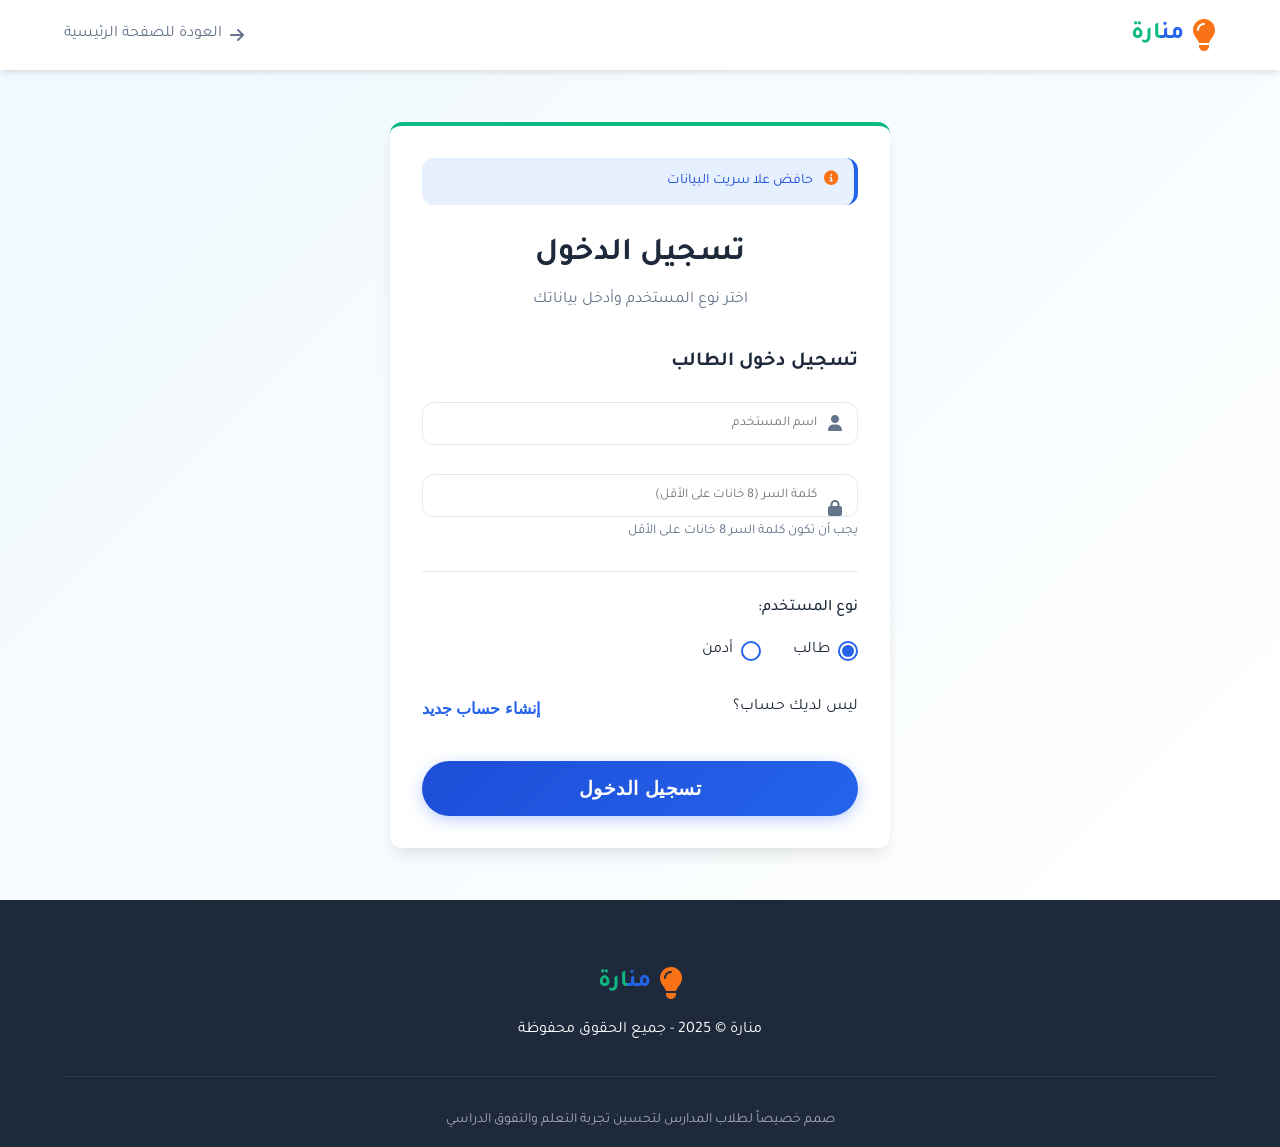
<file: exams/exams.html>
<!DOCTYPE html>
<html lang="ar" dir="rtl">
<head>
    <meta charset="UTF-8">
    <meta name="viewport" content="width=device-width, initial-scale=1.0">
    <title>منصة تعلم الإنجليزية - الامتحانات</title>
    <link rel="stylesheet" href="https://cdnjs.cloudflare.com/ajax/libs/font-awesome/6.4.0/css/all.min.css">
    <link rel="stylesheet" href="./exams.css">
</head>
<body>
    <div class="phone-container">
        <!-- شاشة قائمة الامتحانات -->
        <div id="exams-screen" class="screen active">
            <header class="app-header">
                <div class="logo">
                    <div class="logo-icon">E</div>
                    <div class="logo-text">
                        <h1>الامتحانات</h1>
                        <p>اختبر معرفتك</p>
                    </div>
                </div>
                <a href="../home/home.html" class="btn-icon back-btn">
                    <i class="fas fa-arrow-right"></i>
                </a>
            </header>

            <main class="main-content">
                <div class="exams-container">
                    <!-- سيتم ملؤها بالجافاسكريبت -->
                </div>
            </main>
        </div>

        <!-- شاشة عرض الامتحان الفردي -->
        <div id="exam-view-screen" class="screen">
            <header class="app-header">
                <div class="logo">
                    <div class="logo-icon">E</div>
                    <div class="logo-text">
                        <h1>الامتحان</h1>
                        <p id="exam-title-header">عنوان الامتحان</p>
                    </div>
                </div>
                <button class="btn-icon back-btn" id="back-to-exams-btn">
                    <i class="fas fa-arrow-right"></i>
                </button>
            </header>

            <main class="main-content">
                <div class="exam-content">
                    <div class="card">
                        <h3><i class="fas fa-file-alt"></i> أسئلة الامتحان</h3>
                        <div id="exam-questions"></div>
                        <div class="exam-actions">
                            <button class="btn btn-primary" id="submit-exam-btn">
                                <i class="fas fa-check-circle"></i> تسليم الامتحان
                            </button>
                        </div>
                    </div>
                </div>
            </main>
        </div>

        <!-- التنقل السفلي -->
        <nav class="bottom-nav">
            <a href="../home/home.html" class="nav-item">
                <i class="fas fa-road"></i>
                <span>المسار</span>
            </a>
            <a href="../lessons/lessons.html" class="nav-item">
                <i class="fas fa-book-open"></i>
                <span>الحصص</span>
            </a>
            <a href="exams.html" class="nav-item active">
                <i class="fas fa-file-alt"></i>
                <span>الامتحانات</span>
            </a>
            <a href="../stats/stats.html" class="nav-item">
                <i class="fas fa-chart-bar"></i>
                <span>الإحصائيات</span>
            </a>
        </nav>
    </div>

    <script type="module" src="./exams.js"></script>
</body>
</html>
</file>
<file: exams/exams.css>
/* ===== CSS Reset ===== */
* {
    margin: 0;
    padding: 0;
    box-sizing: border-box;
}

:root {
    --primary: #2563EB;
    --primary-light: rgba(37, 99, 235, 0.1);
    --success: #22C55E;
    --success-light: rgba(34, 197, 94, 0.1);
    --background: #F8FAFC;
    --card-bg: #FFFFFF;
    --text-primary: #0F172A;
    --text-secondary: #64748B;
    --border: #E2E8F0;
    --inactive: #94A3B8;
    --radius: 16px;
    --button-radius: 12px;
    --shadow: 0 4px 12px rgba(0, 0, 0, 0.05);
    --spacing: 16px;
}

body {
    font-family: -apple-system, BlinkMacSystemFont, 'Segoe UI', 'Noto Sans Arabic', sans-serif;
    background-color: var(--background);
    color: var(--text-primary);
    line-height: 1.5;
    min-height: 100vh;
    display: flex;
    align-items: center;
    justify-content: center;
    margin: 0;
    padding: 20px;
    overflow-x: hidden;
}

.phone-container {
    width: 100%;
    max-width: 420px;
    height: 90vh;
    max-height: 900px;
    background-color: white;
    border-radius: 24px;
    box-shadow: 0 20px 60px rgba(0, 0, 0, 0.12);
    overflow: hidden;
    position: relative;
}

.screen {
    display: none;
    height: 100%;
    width: 100%;
    flex-direction: column;
    background-color: var(--background);
}

.screen.active {
    display: flex;
}

/* ===== الهيدر ===== */
.app-header {
    display: flex;
    justify-content: space-between;
    align-items: center;
    padding: var(--spacing);
    background-color: white;
    border-bottom: 1px solid var(--border);
}

.logo {
    display: flex;
    align-items: center;
    gap: 12px;
}

.logo-icon {
    width: 40px;
    height: 40px;
    background-color: var(--primary);
    border-radius: 10px;
    display: flex;
    align-items: center;
    justify-content: center;
    color: white;
    font-weight: 700;
    font-size: 1.2rem;
}

.logo-text h1 {
    font-size: 1.2rem;
    color: var(--text-primary);
    margin-bottom: 2px;
}

.logo-text p {
    font-size: 0.8rem;
    color: var(--text-secondary);
    margin-bottom: 0;
}

.btn-icon {
    width: 40px;
    height: 40px;
    border-radius: 50%;
    border: none;
    background-color: var(--primary-light);
    color: var(--primary);
    display: flex;
    align-items: center;
    justify-content: center;
    cursor: pointer;
    font-size: 1.1rem;
    text-decoration: none;
}

/* ===== المحتوى الرئيسي ===== */
.main-content {
    flex: 1;
    overflow-y: auto;
    padding: var(--spacing);
    padding-bottom: 100px;
}

.card {
    background-color: var(--card-bg);
    border-radius: var(--radius);
    padding: 20px;
    margin-bottom: 16px;
    box-shadow: var(--shadow);
    border: 1px solid var(--border);
}

/* ===== الأزرار ===== */
.btn {
    display: block;
    width: 100%;
    height: 48px;
    border: none;
    border-radius: var(--button-radius);
    font-size: 1rem;
    font-weight: 600;
    cursor: pointer;
    transition: all 0.2s ease;
    display: flex;
    align-items: center;
    justify-content: center;
    gap: 8px;
}

.btn-primary {
    background-color: var(--primary);
    color: white;
    margin: 20px 0;
}

.btn-primary:hover {
    background-color: #1d4ed8;
}

.btn:active {
    transform: scale(0.98);
}

/* ===== شاشة الامتحانات ===== */
.exams-container {
    display: flex;
    flex-direction: column;
    gap: 16px;
}

.exam-card {
    background-color: white;
    border-radius: var(--radius);
    padding: 20px;
    border: 1px solid var(--border);
    transition: all 0.3s ease;
}

.exam-card:hover {
    transform: translateY(-4px);
    box-shadow: 0 8px 20px rgba(0, 0, 0, 0.1);
}

.exam-header {
    display: flex;
    justify-content: space-between;
    align-items: flex-start;
    margin-bottom: 12px;
}

.exam-title {
    font-size: 1.1rem;
    font-weight: 600;
    margin-bottom: 8px;
}

.exam-description {
    color: var(--text-secondary);
    font-size: 0.9rem;
    margin-bottom: 16px;
}

.exam-btn {
    width: 100%;
    height: 40px;
    background-color: var(--primary);
    color: white;
    border: none;
    border-radius: var(--button-radius);
    font-weight: 600;
    cursor: pointer;
    transition: background-color 0.2s ease;
}

.exam-btn:hover {
    background-color: #1d4ed8;
}

.exam-btn:disabled {
    background-color: var(--inactive);
    cursor: not-allowed;
}

.exam-details {
    display: flex;
    gap: 12px;
    margin-bottom: 8px;
}

.exam-info {
    display: flex;
    align-items: center;
    gap: 4px;
    font-size: 0.85rem;
    color: var(--text-secondary);
}

.exam-info i {
    color: var(--primary);
}

.status-available {
    background-color: var(--success-light);
    color: var(--success);
    padding: 4px 8px;
    border-radius: 12px;
    font-weight: 600;
    font-size: 0.8rem;
}

.status-locked {
    background-color: rgba(148, 163, 184, 0.1);
    color: var(--inactive);
    padding: 4px 8px;
    border-radius: 12px;
    font-weight: 600;
    font-size: 0.8rem;
}

/* ===== شاشة الامتحان الفردي ===== */
#exam-questions {
    display: flex;
    flex-direction: column;
    gap: 16px;
}

.question-card {
    background: linear-gradient(135deg, var(--background) 0%, rgba(37, 99, 235, 0.02) 100%);
    border-radius: 12px;
    padding: 16px;
    border: 2px solid var(--border);
    transition: all 0.3s ease;
    margin-bottom: 12px;
}

.question-card:hover {
    border-color: var(--primary);
    box-shadow: 0 4px 12px rgba(37, 99, 235, 0.1);
}

.question-text {
    font-weight: 700;
    margin-bottom: 12px;
    color: var(--primary);
    font-size: 1.05rem;
}

.question-options {
    display: flex;
    flex-direction: column;
    gap: 8px;
}

.option-label {
    display: flex;
    align-items: center;
    padding: 10px 12px;
    background-color: white;
    border-radius: 8px;
    border: 1px solid var(--border);
    cursor: pointer;
    transition: all 0.2s ease;
    width: 100%;
    box-sizing: border-box;
    user-select: none;
}

.option-label:hover {
    border-color: var(--primary);
    background-color: var(--primary-light);
}

.option-label input {
    margin-left: 8px;
    cursor: pointer;
    flex-shrink: 0;
    width: 18px;
    height: 18px;
}

.option-label span {
    flex: 1;
    text-align: right;
    color: var(--text-color);
    font-size: 0.95rem;
    cursor: pointer;
}

.option-label input:checked {
    accent-color: var(--primary);
}

/* نتائج الإجابات */
.answer-result-inline {
    padding: 8px 12px;
    margin-top: 8px;
    border-radius: 8px;
    font-size: 0.85rem;
    font-weight: 500;
    display: flex;
    flex-direction: column;
    gap: 4px;
}

.answer-result-inline.correct-inline {
    background-color: rgba(34, 197, 94, 0.15);
    color: var(--success);
    border-left: 3px solid var(--success);
    padding-right: 12px;
}

.answer-result-inline.wrong-inline {
    background-color: rgba(239, 68, 68, 0.15);
    color: #EF4444;
    border-left: 3px solid #EF4444;
    padding-right: 12px;
}

.correct-answer-inline {
    font-size: 0.75rem;
    margin-top: 4px;
    padding-top: 4px;
    border-top: 1px solid rgba(239, 68, 68, 0.2);
    color: var(--text-secondary);
}

/* ملخص الامتحان */
.exam-summary {
    background: linear-gradient(135deg, #f0f9ff 0%, #f3e8ff 100%);
    border-radius: 12px;
    padding: 16px;
    margin-top: 24px;
    border: 2px solid #e0e7ff;
    box-shadow: 0 8px 20px rgba(0, 0, 0, 0.08);
}

.summary-header h4 {
    font-size: 1.1rem;
    color: var(--primary);
    display: flex;
    align-items: center;
    justify-content: center;
    gap: 6px;
    margin: 0 0 12px 0;
}

.summary-stats {
    display: grid;
    grid-template-columns: repeat(3, 1fr);
    gap: 8px;
}

.summary-stat {
    display: flex;
    flex-direction: column;
    align-items: center;
    padding: 8px;
    background: white;
    border-radius: 8px;
    border: 1px solid #e0e7ff;
}

.summary-stat .stat-label {
    font-size: 0.75rem;
    color: var(--text-secondary);
    font-weight: 500;
}

.summary-stat .stat-value {
    font-size: 1.3rem;
    font-weight: 700;
    margin-top: 4px;
}

.correct-value { color: var(--success); }
.wrong-value { color: #EF4444; }
.percent-value { color: var(--primary); }
.points-value { color: #F59E0B; }

.exam-summary-list {
    margin-top: 14px;
    display: flex;
    flex-direction: column;
    gap: 6px;
}

.exam-summary-item {
    background: #ffffff;
    border: 1px solid rgba(16,24,40,0.04);
    padding: 8px 10px;
    border-radius: 8px;
    font-size: 0.95rem;
    text-align: right;
    color: var(--text-color);
}

.exam-summary-item.correct-item {
    border-left: 4px solid var(--success);
}

.exam-summary-item.wrong-item {
    border-left: 4px solid #EF4444;
}

.exam-summary-actions {
    display: flex;
    gap: 10px;
    margin-top: 16px;
}

/* ===== التنقل السفلي ===== */
.bottom-nav {
    position: absolute;
    bottom: 0;
    left: 0;
    right: 0;
    background-color: white;
    border-top: 1px solid var(--border);
    display: flex;
    justify-content: space-around;
    padding: 12px 0;
    z-index: 100;
}

.nav-item {
    display: flex;
    flex-direction: column;
    align-items: center;
    gap: 4px;
    cursor: pointer;
    color: var(--inactive);
    transition: color 0.2s ease;
    padding: 8px;
    border-radius: 8px;
    flex: 1;
    text-align: center;
    text-decoration: none;
}

.nav-item.active {
    color: var(--primary);
    background-color: var(--primary-light);
}

.nav-item i {
    font-size: 1.3rem;
}

.nav-item span {
    font-size: 0.8rem;
    font-weight: 500;
}

/* ===== التجاوب ===== */
@media (max-width: 420px) {
    :root {
        --spacing: 12px;
        --radius: 14px;
        --button-radius: 10px;
    }

    .app-header { padding: 10px; }
    .logo-text h1 { font-size: 1rem; }
    .logo-text p { font-size: 0.75rem; }
    .main-content { padding: 12px; padding-bottom: 110px; }
    .card { padding: 14px; }
    .btn { height: 44px; font-size: 0.95rem; }
    .question-card { padding: 12px; }
    .question-text { font-size: 0.95rem; }
    .option-label { padding: 10px; }
}

@media (min-width: 768px) {
    body {
        display: flex;
        justify-content: center;
        align-items: center;
        padding: 20px;
        background-color: var(--background);
    }
    .phone-container {
        width: 100%;
        max-width: 420px;
        height: calc(100vh - 40px);
        max-height: 900px;
        border-radius: 24px;
        box-shadow: 0 12px 30px rgba(0, 0, 0, 0.12);
        overflow: hidden;
    }
}
</file>
<file: home/home.css>
/* ===== CSS Reset ===== */
* {
    margin: 0;
    padding: 0;
    box-sizing: border-box;
}

:root {
    --primary: #2563EB;
    --primary-light: rgba(37, 99, 235, 0.1);
    --success: #22C55E;
    --success-light: rgba(34, 197, 94, 0.1);
    --background: #F8FAFC;
    --card-bg: #FFFFFF;
    --text-primary: #0F172A;
    --text-secondary: #64748B;
    --border: #E2E8F0;
    --inactive: #94A3B8;
    --radius: 16px;
    --button-radius: 12px;
    --shadow: 0 4px 12px rgba(0, 0, 0, 0.05);
    --spacing: 16px;
}

body {
    font-family: -apple-system, BlinkMacSystemFont, 'Segoe UI', 'Noto Sans Arabic', sans-serif;
    background-color: var(--background);
    color: var(--text-primary);
    line-height: 1.5;
    min-height: 100vh;
    display: flex;
    align-items: center;
    justify-content: center;
    margin: 0;
    padding: 20px;
    overflow-x: hidden;
}

/* ===== هيكل التطبيق ===== */
.phone-container {
    width: 100%;
    max-width: 420px;
    height: 90vh;
    max-height: 900px;
    background-color: white;
    border-radius: 24px;
    box-shadow: 0 20px 60px rgba(0, 0, 0, 0.12);
    overflow: hidden;
    position: relative;
}

.screen {
    display: none;
    height: 100%;
    width: 100%;
    flex-direction: column;
    background-color: var(--background);
}

.screen.active {
    display: flex;
}

/* ===== الهيدر ===== */
.app-header {
    display: flex;
    justify-content: space-between;
    align-items: center;
    padding: var(--spacing);
    background-color: white;
    border-bottom: 1px solid var(--border);
}

.logo {
    display: flex;
    align-items: center;
    gap: 12px;
}

.logo-icon {
    width: 40px;
    height: 40px;
    background-color: var(--primary);
    border-radius: 10px;
    display: flex;
    align-items: center;
    justify-content: center;
    color: white;
    font-weight: 700;
    font-size: 1.2rem;
}

.logo-text h1 {
    font-size: 1.2rem;
    color: var(--text-primary);
    margin-bottom: 2px;
}

.logo-text p {
    font-size: 0.8rem;
    color: var(--text-secondary);
    margin-bottom: 0;
}

.user-profile {
    display: flex;
    align-items: center;
}

.user-avatar {
    width: 40px;
    height: 40px;
    border-radius: 50%;
    background: linear-gradient(135deg, var(--primary), #3B82F6);
    color: white;
    display: flex;
    align-items: center;
    justify-content: center;
    font-weight: 600;
}

/* ===== شاشة عرض الحصة الفردية ===== */
.lesson-video-container {
    background: linear-gradient(135deg, #0F172A 0%, #1e293b 100%);
    border-radius: 20px;
    overflow: hidden;
    margin-bottom: 20px;
    box-shadow: 0 15px 40px rgba(37, 99, 235, 0.2);
    padding: 8px;
    position: relative;
    height: 52vh;
    max-height: 520px;
    min-height: 260px;
    display: block;
    margin-bottom: 16px;
    background-color: #000;
}

.lesson-video-container iframe {
    display: block;
    width: 100%;
    height: 100%;
    border-radius: 16px;
    border: none;
    position: relative;
    z-index: 1;
}

/* ===== المحتوى الرئيسي ===== */
.main-content {
    flex: 1;
    overflow-y: auto;
    padding: var(--spacing);
    padding-bottom: 100px;
    display: flex;
    flex-direction: column;
    align-items: center;
    justify-content: flex-start;
    width: 100%;
    max-width: 100%;
}

.card {
    background-color: var(--card-bg);
    border-radius: var(--radius);
    padding: 20px;
    margin-bottom: 16px;
    box-shadow: var(--shadow);
    border: 1px solid var(--border);
    width: 100%;
    max-width: 600px;
    margin-left: auto;
    margin-right: auto;
}

.path-card {
    border: 2px solid var(--primary-light);
    width: 100%;
    max-width: 600px;
    margin-left: auto;
    margin-right: auto;
}

.path-header {
    display: flex;
    justify-content: space-between;
    align-items: center;
    margin-bottom: 20px;
}

.path-header h2 {
    display: flex;
    align-items: center;
    gap: 8px;
    font-size: 1.2rem;
    margin-bottom: 0;
}

.badge {
    background-color: var(--primary-light);
    color: var(--primary);
    padding: 6px 12px;
    border-radius: 20px;
    font-size: 0.8rem;
    font-weight: 600;
}

/* ===== الأزرار ===== */
.btn {
    display: block;
    width: 100%;
    height: 48px;
    border: none;
    border-radius: var(--button-radius);
    font-size: 1rem;
    font-weight: 600;
    cursor: pointer;
    transition: all 0.2s ease;
    display: flex;
    align-items: center;
    justify-content: center;
    gap: 8px;
}

.btn-primary {
    background-color: var(--primary);
    color: white;
    margin: 20px 0;
}

.btn-primary:hover {
    background-color: #1d4ed8;
}

.btn-secondary {
    background-color: var(--primary);
    color: white;
    margin-top: 12px;
    font-size: 0.95rem;
    height: 44px;
}

.btn-secondary:hover {
    background-color: #1d4ed8;
}

.btn:active {
    transform: scale(0.98);
}

/* ===== صفحات إضافية ===== */

/* شاشة قائمة الحصص */
.lessons-info-banner {
    background: linear-gradient(135deg, #DBEAFE, #E0E7FF);
    border-radius: 12px;
    padding: 16px;
    margin-bottom: 20px;
    border-right: 4px solid var(--primary);
    text-align: center;
    width: 100%;
    max-width: 600px;
    margin-left: auto;
    margin-right: auto;
}

.banner-text {
    margin: 0;
    font-size: 1rem;
    color: var(--text-primary);
    font-weight: 600;
    text-align: center;
}

.banner-text strong {
    color: var(--primary);
    font-size: 1.1rem;
}

.banner-description {
    margin: 8px 0 0 0;
    font-size: 0.9rem;
    color: var(--text-secondary);
    line-height: 1.4;
    text-align: center;
}

.lessons-grid {
    display: grid;
    grid-template-columns: 1fr;
    gap: 12px;
    width: 100%;
    max-width: 600px;
    margin-left: auto;
    margin-right: auto;
}

.lesson-card {
    background-color: var(--card-bg);
    border-radius: 12px;
    padding: 16px;
    border: 2px solid transparent;
    cursor: pointer;
    transition: all 0.2s ease;
    box-shadow: var(--shadow);
}

.lesson-card:hover {
    border-color: var(--primary);
    transform: translateY(-2px);
    box-shadow: 0 8px 16px rgba(37, 99, 235, 0.15);
}

.lesson-card.locked {
    opacity: 0.6;
    cursor: not-allowed;
}

.lesson-card.locked:hover {
    border-color: transparent;
    transform: none;
}

.lesson-header {
    display: flex;
    justify-content: space-between;
    align-items: center;
    margin-bottom: 12px;
}

.lesson-title {
    display: flex;
    align-items: center;
    gap: 10px;
    font-weight: 700;
    color: var(--text-primary);
    font-size: 1rem;
}

.lesson-status {
    padding: 4px 12px;
    border-radius: 20px;
    font-size: 0.75rem;
    font-weight: 600;
}

.status-completed {
    background-color: #DCFCE7;
    color: #166534;
}

.status-current {
    background-color: #FEF3C7;
    color: #92400E;
}

.status-locked {
    background-color: #F3F4F6;
    color: #6B7280;
}

.lesson-meta {
    display: flex;
    gap: 12px;
    font-size: 0.85rem;
    color: var(--text-secondary);
    margin-bottom: 8px;
}

.lesson-meta span {
    display: flex;
    align-items: center;
    gap: 4px;
}

/* ===== تحسينات حاوية الفيديو ===== */
.video-header {
    text-align: center;
    margin-bottom: 16px;
    padding: 12px;
    background: linear-gradient(135deg, #F0F9FF, #E0E7FF);
    border-radius: 12px;
    border-right: 4px solid var(--primary);
    width: 100%;
    max-width: 600px;
    margin-left: auto;
    margin-right: auto;
}

.video-header h3 {
    margin: 0 0 8px 0;
    color: var(--primary);
    font-size: 1.2rem;
    display: flex;
    align-items: center;
    justify-content: center;
    gap: 8px;
}

.video-header p {
    margin: 0;
    color: var(--text-secondary);
    font-size: 0.9rem;
}

.lesson-video-container {
    background: linear-gradient(135deg, #0F172A 0%, #1e293b 100%);
    border-radius: 20px;
    overflow: hidden;
    margin-bottom: 20px;
    box-shadow: 0 15px 40px rgba(37, 99, 235, 0.2);
    padding: 8px;
    position: relative;
    height: 55vh; /* زيادة الارتفاع قليلاً */
    max-height: 550px;
    min-height: 280px;
    display: block;
    margin-bottom: 16px;
    background-color: #000;
    width: 100%;
    max-width: 600px;
    margin-left: auto;
    margin-right: auto;
    /* التأكد من الظهور */
    visibility: visible;
    opacity: 1;
    /* جعلها أكثر بروزاً */
    border: 3px solid rgba(37, 99, 235, 0.3);
}

.lesson-video-container iframe {
    display: block;
    width: 100%;
    height: 100%;
    border-radius: 16px;
    border: none;
    position: relative;
    z-index: 1;
    /* التأكد من الظهور */
    visibility: visible;
    opacity: 1;
}

/* رسالة بديلة عند عدم وجود فيديو */
.video-fallback-message {
    width: 100%;
    height: 100%;
    display: flex;
    align-items: center;
    justify-content: center;
    background: linear-gradient(135deg, #f8fafc, #e2e8f0);
    color: var(--text-secondary);
    font-size: 1.1rem;
    text-align: center;
    padding: 20px;
    border-radius: 12px;
}

/* شاشة الحصة الفردية */
.lesson-content {
    padding: 0 var(--spacing);
    width: 100%;
    max-width: 600px;
    margin: 0 auto;
}

.question-card {
    background-color: var(--card-bg);
    border-radius: 12px;
    padding: 16px;
    margin-bottom: 16px;
    border: 1px solid var(--border);
}

.question-text {
    font-weight: 600;
    color: var(--text-primary);
    margin-bottom: 12px;
    font-size: 0.95rem;
    text-align: center;
}

.options {
    display: flex;
    flex-direction: column;
    gap: 8px;
}

.option-label {
    display: flex;
    align-items: center;
    gap: 10px;
    padding: 10px;
    border: 1px solid var(--border);
    border-radius: 8px;
    cursor: pointer;
    transition: all 0.2s ease;
    background-color: var(--background);
}

.option-label:hover {
    background-color: var(--primary-light);
    border-color: var(--primary);
}

.option-label input[type="radio"] {
    cursor: pointer;
}

.lesson-actions {
    margin-top: 20px;
}

/* نتيجة الحصة - تظهر بنفس نمط بطاقات الحصص */
.lesson-result {
    display: flex;
    flex-direction: column;
    width: 100%;
    margin-top: 10px;
    padding: 0 8px;
}

.lesson-result .lesson-card {
    width: 100%;
    border: 2px solid transparent;
    border-radius: 12px;
    box-shadow: var(--shadow);
    padding: 16px;
    background: var(--card-bg);
    cursor: default;
    transition: all 0.2s ease;
}

.lesson-result .lesson-card:hover {
    border-color: var(--primary);
    transform: translateY(-2px);
    box-shadow: 0 8px 16px rgba(37, 99, 235, 0.15);
}

.lesson-result .lesson-header {
    margin-bottom: 12px;
}

.lesson-result .lesson-meta {
    margin-top: 0;
    color: var(--text-primary);
    font-size: 0.9rem;
    line-height: 1.5;
    margin-bottom: 12px;
}

.lesson-result .lesson-summary-actions {
    display: flex;
    flex-direction: column;
    gap: 8px;
}

.lesson-result .lesson-summary-actions .btn {
    width: 100%;
    height: 44px;
    margin: 0;
    font-size: 0.95rem;
}

.exam-summary {
    background: linear-gradient(135deg, #f0f9ff 0%, #f3e8ff 100%);
    border-radius: 12px;
    padding: 16px;
    margin-top: 24px;
    border: 2px solid #e0e7ff;
    box-shadow: 0 8px 20px rgba(0, 0, 0, 0.08);
    width: 100%;
    box-sizing: border-box;
}

.summary-header h4 {
    font-size: 1.1rem;
    color: var(--primary);
    display: flex;
    align-items: center;
    justify-content: center;
    gap: 6px;
    margin: 0 0 12px 0;
}

.summary-stats {
    display: grid;
    grid-template-columns: repeat(4, 1fr);
    gap: 8px;
}

.summary-stat { display: flex; flex-direction: column; align-items: center; padding: 8px; background: white; border-radius: 8px; border: 1px solid #e0e7ff; }
.summary-stat .stat-label { font-size: 0.75rem; color: var(--text-secondary); font-weight: 500; }
.summary-stat .stat-value { font-size: 1.3rem; font-weight: 700; margin-top: 4px; }
.correct-value { color: var(--success); }
.wrong-value { color: #EF4444; }
.percent-value { color: var(--primary); }
.points-value { color: #F59E0B; }

.exam-summary-list { margin-top: 14px; display: flex; flex-direction: column; gap: 6px; }
.exam-summary-item { background: #ffffff; border: 1px solid rgba(16,24,40,0.04); padding: 8px 10px; border-radius: 8px; font-size: 0.95rem; text-align: right; color: var(--text-primary); }
.exam-summary-item.correct-item { border-left: 4px solid var(--success); }
.exam-summary-item.wrong-item { border-left: 4px solid #EF4444; }

.lesson-summary-actions { display: flex; gap: 10px; margin-top: 16px; }

@media (max-width: 420px) {
    .summary-stats { grid-template-columns: repeat(2, 1fr); }
}


.btn-icon {
    width: 40px;
    height: 40px;
    border: none;
    background-color: transparent;
    color: var(--primary);
    cursor: pointer;
    display: flex;
    align-items: center;
    justify-content: center;
    border-radius: 50%;
    transition: all 0.2s ease;
    font-size: 1.2rem;
}

.btn-icon:hover {
    background-color: var(--primary-light);
}

/* انتقالات سلسة بين الشاشات */
.screen {
    animation: screenTransition 0.3s ease-out;
}

@keyframes screenTransition {
    from {
        opacity: 0;
        transform: translateY(10px);
    }
    to {
        opacity: 1;
        transform: translateY(0);
    }
}

.guide-card {
    background: linear-gradient(135deg, #F0F9FF, #E0F2FE);
    border-radius: 12px;
    padding: 16px;
    border-right: 4px solid var(--primary);
    width: 100%;
    max-width: 600px;
    margin-left: auto;
    margin-right: auto;
}

.guide-header {
    display: flex;
    align-items: center;
    gap: 8px;
    margin-bottom: 8px;
}

.guide-icon {
    width: 32px;
    height: 32px;
    background-color: var(--primary);
    border-radius: 50%;
    display: flex;
    align-items: center;
    justify-content: center;
    color: white;
    font-size: 1rem;
}

.guide-message {
    font-size: 0.95rem;
    color: var(--text-primary);
    line-height: 1.5;
    text-align: center;
}

/* ===== المسار التعليمي النشط ===== */
.new-path-options {
    background: linear-gradient(135deg, #F0F9FF, #E0E7FF);
    border-radius: 16px;
    padding: 24px;
    border-right: 4px solid var(--primary);
    margin-top: 20px;
    text-align: center;
    width: 100%;
    max-width: 600px;
    margin-left: auto;
    margin-right: auto;
}

.path-welcome-text {
    font-size: 1.1rem;
    color: var(--primary);
    font-weight: 700;
    margin: 0 0 20px 0;
    text-align: center;
}

.new-path-options .btn {
    width: 100%;
    margin-bottom: 12px;
}

.new-path-options .btn:last-child {
    margin-bottom: 0;
}

.active-path-info {
    background: linear-gradient(135deg, #DBEAFE, #E0E7FF);
    border-radius: 16px;
    padding: 24px;
    border-right: 4px solid var(--primary);
    margin-top: 20px;
    width: 100%;
    max-width: 600px;
    margin-left: auto;
    margin-right: auto;
}

.path-info-content {
    text-align: center;
}

.path-label {
    font-size: 0.9rem;
    color: var(--text-secondary);
    margin: 0 0 8px 0;
    text-align: center;
}

.path-name {
    font-size: 1.15rem;
    font-weight: 700;
    color: var(--primary);
    margin: 8px 0 20px 0;
    text-align: center;
}

.active-path-info .btn {
    width: 100%;
    margin-bottom: 12px;
}

.active-path-info .btn:last-child {
    margin-bottom: 0;
}

/* ===== مرشد رفيق ===== */
.guide-container {
    margin-top: 24px;
    padding-top: 20px;
    border-top: 1px solid var(--border);
    width: 100%;
    max-width: 600px;
    margin-left: auto;
    margin-right: auto;
}

/* ===== تحسينات الواجهة ===== */
.units-intro {
    background: linear-gradient(135deg, #F0F9FF, #E0E7FF);
    padding: 20px;
    text-align: center;
    border-bottom: 1px solid var(--border);
    width: 100%;
    max-width: 450px;
    margin: 0 auto;
}

.units-intro p {
    margin: 8px 0;
    color: var(--text-primary);
    font-size: 1rem;
    text-align: center;
}

.units-intro strong {
    color: var(--primary);
    font-size: 1.1rem;
}

.intro-text {
    font-size: 0.9rem !important;
    color: var(--text-secondary) !important;
    line-height: 1.4;
    margin-top: 8px;
    text-align: center;
}

.modal-units {
    border-radius: 24px;
    width: 100%;
    max-width: 500px;
    margin: 0 auto;
}

.modal-header-units {
    background: linear-gradient(135deg, var(--primary), #3B82F6);
    color: white;
    border-bottom: none;
    width: 100%;
    max-width: 450px;
    margin: 0 auto;
}

.modal-header-units h3 {
    color: white;
    font-size: 1.3rem;
    text-align: center;
}

/* ===== النافذة المحسنة ===== */
@keyframes fadeIn {
    from {
        opacity: 0;
    }
    to {
        opacity: 1;
    }
}

@keyframes slideUp {
    from {
        transform: translateY(50px);
        opacity: 0;
    }
    to {
        transform: translateY(0);
        opacity: 1;
    }
}

.motivational-message {
    text-align: center;
    margin: 20px 0;
}

.motivational-message p {
    margin: 8px 0;
    font-size: 1rem;
    color: var(--text-primary);
    font-weight: 500;
}

.motivational-message p:first-child {
    font-size: 1.2rem;
    margin-top: 0;
}

/* ===== النوافذ (Modals) ===== */
.modal {
    display: none;
    position: fixed;
    z-index: 1000;
    left: 0;
    top: 0;
    width: 100%;
    height: 100%;
    background-color: rgba(0, 0, 0, 0.5);
    animation: fadeIn 0.3s ease;
}

.modal.active {
    display: flex;
    justify-content: center;
    align-items: center;
}

.modal-content {
    background-color: white;
    border-radius: 20px;
    box-shadow: 0 10px 40px rgba(0, 0, 0, 0.3);
    width: 90%;
    max-width: 500px;
    max-height: 70vh;
    overflow-y: auto;
    animation: slideUp 0.3s ease;
    margin: 0 auto;
}

.modal-header {
    display: flex;
    justify-content: space-between;
    align-items: center;
    padding: 20px;
    border-bottom: 1px solid var(--border);
    background-color: var(--primary-light);
}

.modal-header h3 {
    margin: 0;
    font-size: 1.2rem;
    color: var(--text-primary);
    text-align: center;
}

.modal-close {
    background: none;
    border: none;
    font-size: 1.5rem;
    cursor: pointer;
    color: var(--text-secondary);
    width: 32px;
    height: 32px;
    display: flex;
    align-items: center;
    justify-content: center;
    border-radius: 50%;
    transition: background-color 0.2s ease;
}

.modal-close:hover {
    background-color: rgba(37, 99, 235, 0.1);
}

.units-list {
    padding: 16px;
    display: flex;
    flex-direction: column;
    gap: 12px;
    width: 100%;
    max-width: 450px;
    margin: 0 auto;
}

.unit-item {
    padding: 16px;
    background-color: var(--background);
    border-radius: 12px;
    border: 2px solid transparent;
    cursor: pointer;
    transition: all 0.2s ease;
    text-align: center;
}

.unit-item:hover {
    border-color: var(--primary);
    background-color: var(--primary-light);
    transform: translateY(-2px);
}

.unit-item-content {
    display: flex;
    flex-direction: column;
    gap: 6px;
}

.unit-item h4 {
    margin: 0;
    color: var(--text-primary);
    font-size: 1rem;
    font-weight: 700;
    text-align: center;
}

.unit-item p {
    margin: 0;
    font-size: 0.85rem;
    color: var(--text-secondary);
    text-align: center;
}

.unit-stats {
    color: var(--primary);
    font-weight: 600;
    text-align: center;
}

.unit-description {
    font-size: 0.8rem !important;
    color: var(--text-secondary) !important;
    margin-top: 4px;
    text-align: center;
}

/* ===== التنقل السفلي ===== */
.bottom-nav {
    position: absolute;
    bottom: 0;
    left: 0;
    right: 0;
    background-color: white;
    border-top: 1px solid var(--border);
    display: flex;
    justify-content: space-around;
    padding: 12px 0;
    z-index: 100;
}

.nav-item {
    display: flex;
    flex-direction: column;
    align-items: center;
    gap: 4px;
    cursor: pointer;
    color: var(--inactive);
    transition: color 0.2s ease;
    padding: 8px;
    border-radius: 8px;
    flex: 1;
    text-align: center;
    text-decoration: none;
}

.nav-item.active {
    color: var(--primary);
    background-color: var(--primary-light);
}

.nav-item i {
    font-size: 1.3rem;
}

.nav-item span {
    font-size: 0.8rem;
    font-weight: 500;
}

/* ===== تأثيرات إضافية ===== */
@keyframes fadeIn {
    from { opacity: 0; }
    to { opacity: 1; }
}

/* ===== التجاوب ===== */
@media (max-width: 420px) {
    :root {
        --spacing: 12px;
        --radius: 14px;
        --button-radius: 10px;
    }

    .app-header {
        padding: 10px;
    }

    .logo-text h1 { font-size: 1rem; }
    .logo-text p { font-size: 0.75rem; }

    .main-content { padding: 12px; padding-bottom: 110px; }

    .card { padding: 14px; border-radius: 12px; }

    .btn { height: 44px; font-size: 0.95rem; }
    
    .completion-message {
        font-size: 1.1rem !important;
    }
    
    .lesson-result {
        min-height: 250px;
    }
}

@media (min-width: 768px) {
    body {
        display: flex;
        justify-content: center;
        align-items: center;
        padding: 20px;
        background-color: var(--background);
    }
    
    .phone-container {
        width: 100%;
        max-width: 420px;
        height: calc(100vh - 40px);
        max-height: 900px;
        border-radius: 24px;
        box-shadow: 0 12px 30px rgba(0, 0, 0, 0.12);
        overflow: hidden;
        border: none;
    }
}

/* ===== مؤقت للتشخيص - يظهر iframe بحد أحمر ===== */
.lesson-video-container {
    background-color: #000;
}
</file>
<file: lessons/lessons.css>
/* ===== CSS Reset ===== */
* {
    margin: 0;
    padding: 0;
    box-sizing: border-box;
}

:root {
    --primary: #2563EB;
    --primary-light: rgba(37, 99, 235, 0.1);
    --success: #22C55E;
    --success-light: rgba(34, 197, 94, 0.1);
    --background: #F8FAFC;
    --card-bg: #FFFFFF;
    --text-primary: #0F172A;
    --text-secondary: #64748B;
    --border: #E2E8F0;
    --inactive: #94A3B8;
    --radius: 16px;
    --button-radius: 12px;
    --shadow: 0 4px 12px rgba(0, 0, 0, 0.05);
    --spacing: 16px;
}

body {
    font-family: -apple-system, BlinkMacSystemFont, 'Segoe UI', 'Noto Sans Arabic', sans-serif;
    background-color: var(--background);
    color: var(--text-primary);
    line-height: 1.5;
    min-height: 100vh;
    display: flex;
    align-items: center;
    justify-content: center;
    margin: 0;
    padding: 20px;
    overflow-x: hidden;
}

.phone-container {
    width: 100%;
    max-width: 420px;
    height: 90vh;
    max-height: 900px;
    background-color: white;
    border-radius: 24px;
    box-shadow: 0 20px 60px rgba(0, 0, 0, 0.12);
    overflow: hidden;
    position: relative;
}

.screen {
    display: none;
    height: 100%;
    width: 100%;
    flex-direction: column;
    background-color: var(--background);
}

.screen.active {
    display: flex;
}

/* أنيميشن انتقال */
.lesson-transition {
    animation: lessonEnter 0.55s ease forwards;
}

@keyframes lessonEnter {
    0% { transform: translateY(10px); opacity: 0; }
    60% { transform: translateY(-6px); opacity: 0.9; }
    100% { transform: translateY(0); opacity: 1; }
}

/* ===== الهيدر ===== */
.app-header {
    display: flex;
    justify-content: space-between;
    align-items: center;
    padding: var(--spacing);
    background-color: white;
    border-bottom: 1px solid var(--border);
}

.logo {
    display: flex;
    align-items: center;
    gap: 12px;
}

.logo-icon {
    width: 40px;
    height: 40px;
    background-color: var(--primary);
    border-radius: 10px;
    display: flex;
    align-items: center;
    justify-content: center;
    color: white;
    font-weight: 700;
    font-size: 1.2rem;
}

.logo-text h1 {
    font-size: 1.2rem;
    color: var(--text-primary);
    margin-bottom: 2px;
}

.logo-text p {
    font-size: 0.8rem;
    color: var(--text-secondary);
    margin-bottom: 0;
}

.btn-icon {
    width: 40px;
    height: 40px;
    border-radius: 50%;
    border: none;
    background-color: var(--primary-light);
    color: var(--primary);
    display: flex;
    align-items: center;
    justify-content: center;
    cursor: pointer;
    font-size: 1.1rem;
    text-decoration: none;
}

/* ===== المحتوى الرئيسي ===== */
.main-content {
    flex: 1;
    overflow-y: auto;
    padding: var(--spacing);
    padding-bottom: 100px;
}

.lessons-info-banner {
    background: linear-gradient(135deg, #DBEAFE, #E0E7FF);
    border-radius: 12px;
    padding: 16px;
    margin-bottom: 20px;
    border-right: 4px solid var(--primary);
    text-align: center;
}

.banner-text {
    margin: 0;
    font-size: 1rem;
    color: var(--text-primary);
    font-weight: 600;
}

.banner-text strong {
    color: var(--primary);
    font-size: 1.1rem;
}

.banner-description {
    margin: 8px 0 0 0;
    font-size: 0.9rem;
    color: var(--text-secondary);
    line-height: 1.4;
}

.card {
    background-color: var(--card-bg);
    border-radius: var(--radius);
    padding: 20px;
    margin-bottom: 16px;
    box-shadow: var(--shadow);
    border: 1px solid var(--border);
}

/* ===== الأزرار ===== */
.btn {
    display: block;
    width: 100%;
    height: 48px;
    border: none;
    border-radius: var(--button-radius);
    font-size: 1rem;
    font-weight: 600;
    cursor: pointer;
    transition: all 0.2s ease;
    display: flex;
    align-items: center;
    justify-content: center;
    gap: 8px;
}

.btn-primary {
    background-color: var(--primary);
    color: white;
    margin: 20px 0;
}

.btn-primary:hover {
    background-color: #1d4ed8;
}

.btn:active {
    transform: scale(0.98);
}

/* ===== قائمة الوحدات والحصص ===== */
.units-container {
    display: flex;
    flex-direction: column;
    gap: 12px;
}

.unit-card {
    background-color: white;
    border-radius: var(--radius);
    overflow: hidden;
    border: 1px solid var(--border);
    cursor: pointer;
    transition: all 0.3s ease;
}

.unit-card:hover {
    transform: translateY(-2px);
    box-shadow: 0 8px 20px rgba(0, 0, 0, 0.1);
}

.unit-header {
    padding: 16px;
    display: flex;
    justify-content: space-between;
    align-items: center;
    background-color: var(--primary-light);
}

.unit-header h3 {
    display: flex;
    align-items: center;
    gap: 8px;
    font-size: 1rem;
    margin-bottom: 0;
}

.unit-status {
    font-size: 0.8rem;
    color: var(--text-secondary);
    background-color: white;
    padding: 4px 8px;
    border-radius: 12px;
}

.unit-lessons {
    max-height: 0;
    overflow: hidden;
    transition: max-height 0.3s ease;
}

.unit-lessons.expanded {
    max-height: 500px;
}

.lesson-item {
    padding: 16px;
    border-bottom: 1px solid var(--border);
    display: flex;
    justify-content: space-between;
    align-items: flex-start;
    transition: all 0.2s ease;
    cursor: pointer;
}

.lesson-item:hover {
    background-color: var(--primary-light);
    transform: translateX(4px);
}

.lesson-item:last-child {
    border-bottom: none;
}

.lesson-header {
    display: flex;
    justify-content: space-between;
    align-items: center;
    width: 100%;
    margin-bottom: 8px;
    gap: 12px;
}

.lesson-title {
    font-weight: 600;
    display: flex;
    align-items: center;
    gap: 8px;
    color: var(--text-primary);
    flex: 1;
}

.lesson-title i {
    color: var(--primary);
}

.lesson-details {
    width: 100%;
}

.lesson-meta {
    display: flex;
    gap: 12px;
    font-size: 0.85rem;
    color: var(--text-secondary);
    margin-bottom: 8px;
}

.lesson-meta span {
    display: flex;
    align-items: center;
    gap: 4px;
}

.lesson-meta i {
    color: var(--primary);
}

.lesson-questions-preview {
    font-size: 0.8rem;
    color: var(--text-secondary);
    background-color: rgba(37, 99, 235, 0.05);
    padding: 8px;
    border-radius: 6px;
    border-right: 3px solid var(--primary);
    line-height: 1.4;
    margin-top: 4px;
}

.status-completed {
    background-color: var(--success-light);
    color: var(--success);
    padding: 4px 8px;
    border-radius: 12px;
    font-weight: 600;
    font-size: 0.8rem;
}

.status-completed::before {
    content: "✓ ";
}

.status-current {
    background-color: var(--primary-light);
    color: var(--primary);
    padding: 4px 8px;
    border-radius: 12px;
    font-weight: 600;
    font-size: 0.8rem;
}

.status-current::before {
    content: "► ";
}

.status-locked {
    background-color: rgba(148, 163, 184, 0.1);
    color: var(--inactive);
    padding: 4px 8px;
    border-radius: 12px;
    font-weight: 600;
    font-size: 0.8rem;
}

.status-locked::before {
    content: "🔒 ";
}

/* ===== شاشة عرض الحصة الفردية ===== */
.lesson-video-container {
    background: linear-gradient(135deg, #0F172A 0%, #1e293b 100%);
    border-radius: 20px;
    overflow: hidden;
    margin-bottom: 20px;
    box-shadow: 0 15px 40px rgba(37, 99, 235, 0.2);
    padding: 8px;
    position: relative;
    height: 52vh;
    max-height: 520px;
    min-height: 260px;
    display: block;
    margin-bottom: 16px;
    background-color: #000;
}

.lesson-video-container iframe {
    display: block;
    width: 100%;
    height: 100%;
    border-radius: 16px;
    border: none;
    position: relative;
    z-index: 1;
}

.lesson-content {
    padding-bottom: 20px;
}

#lesson-questions {
    display: flex;
    flex-direction: column;
    gap: 12px;
}

.question-card {
    background: linear-gradient(135deg, var(--background) 0%, rgba(37, 99, 235, 0.02) 100%);
    border-radius: 12px;
    padding: 16px;
    border: 2px solid var(--border);
    transition: all 0.3s ease;
    margin-bottom: 12px;
}

.question-card:hover {
    border-color: var(--primary);
    box-shadow: 0 4px 12px rgba(37, 99, 235, 0.1);
}

.question-title {
    font-weight: 700;
    margin-bottom: 12px;
    color: var(--primary);
    font-size: 1.05rem;
    display: flex;
    align-items: center;
    gap: 8px;
}

.question-options {
    display: flex;
    flex-direction: column;
    gap: 8px;
}

.option-label {
    display: flex;
    align-items: center;
    padding: 10px 12px;
    background-color: white;
    border-radius: 8px;
    border: 1px solid var(--border);
    cursor: pointer;
    transition: all 0.2s ease;
    width: 100%;
    box-sizing: border-box;
    user-select: none;
}

.option-label:hover {
    border-color: var(--primary);
    background-color: var(--primary-light);
}

.option-label input {
    margin-left: 8px;
    cursor: pointer;
    flex-shrink: 0;
    width: 18px;
    height: 18px;
}

.option-label span {
    flex: 1;
    text-align: right;
    color: var(--text-color);
    font-size: 0.95rem;
    cursor: pointer;
}

.option-label input:checked {
    accent-color: var(--primary);
}

/* ===== نتائج الإجابات ===== */
.answer-result-inline {
    padding: 8px 12px;
    margin-top: 8px;
    border-radius: 8px;
    font-size: 0.85rem;
    font-weight: 500;
    display: flex;
    flex-direction: column;
    gap: 4px;
}

.answer-result-inline.correct-inline {
    background-color: rgba(34, 197, 94, 0.15);
    color: var(--success);
    border-left: 3px solid var(--success);
    padding-right: 12px;
}

.answer-result-inline.wrong-inline {
    background-color: rgba(239, 68, 68, 0.15);
    color: #EF4444;
    border-left: 3px solid #EF4444;
    padding-right: 12px;
}

.correct-answer-inline {
    font-size: 0.75rem;
    margin-top: 4px;
    padding-top: 4px;
    border-top: 1px solid rgba(239, 68, 68, 0.2);
    color: var(--text-secondary);
}

/* ===== ملخص الحصة ===== */
.exam-summary {
    background: linear-gradient(135deg, #f0f9ff 0%, #f3e8ff 100%);
    border-radius: 12px;
    padding: 16px;
    margin-top: 24px;
    border: 2px solid #e0e7ff;
    box-shadow: 0 8px 20px rgba(0, 0, 0, 0.08);
}

.summary-header h4 {
    font-size: 1.1rem;
    color: var(--primary);
    display: flex;
    align-items: center;
    justify-content: center;
    gap: 6px;
    margin: 0 0 12px 0;
}

.summary-stats {
    display: grid;
    grid-template-columns: repeat(3, 1fr);
    gap: 8px;
}

.summary-stat {
    display: flex;
    flex-direction: column;
    align-items: center;
    padding: 8px;
    background: white;
    border-radius: 8px;
    border: 1px solid #e0e7ff;
}

.summary-stat .stat-label {
    font-size: 0.75rem;
    color: var(--text-secondary);
    font-weight: 500;
}

.summary-stat .stat-value {
    font-size: 1.3rem;
    font-weight: 700;
    margin-top: 4px;
}

.correct-value { color: var(--success); }
.wrong-value { color: #EF4444; }
.percent-value { color: var(--primary); }
.points-value { color: #F59E0B; }

.exam-summary-list {
    margin-top: 14px;
    display: flex;
    flex-direction: column;
    gap: 6px;
}

.exam-summary-item {
    background: #ffffff;
    border: 1px solid rgba(16,24,40,0.04);
    padding: 8px 10px;
    border-radius: 8px;
    font-size: 0.95rem;
    text-align: right;
    color: var(--text-color);
}

.exam-summary-item.correct-item {
    border-left: 4px solid var(--success);
}

.exam-summary-item.wrong-item {
    border-left: 4px solid #EF4444;
}

.lesson-summary-actions {
    display: flex;
    gap: 10px;
    margin-top: 16px;
}

/* ===== التنقل السفلي ===== */
.bottom-nav {
    position: absolute;
    bottom: 0;
    left: 0;
    right: 0;
    background-color: white;
    border-top: 1px solid var(--border);
    display: flex;
    justify-content: space-around;
    padding: 12px 0;
    z-index: 100;
}

.nav-item {
    display: flex;
    flex-direction: column;
    align-items: center;
    gap: 4px;
    cursor: pointer;
    color: var(--inactive);
    transition: color 0.2s ease;
    padding: 8px;
    border-radius: 8px;
    flex: 1;
    text-align: center;
    text-decoration: none;
}

.nav-item.active {
    color: var(--primary);
    background-color: var(--primary-light);
}

.nav-item i {
    font-size: 1.3rem;
}

.nav-item span {
    font-size: 0.8rem;
    font-weight: 500;
}

/* ===== التجاوب ===== */
@media (max-width: 420px) {
    :root {
        --spacing: 12px;
        --radius: 14px;
        --button-radius: 10px;
    }

    .app-header { padding: 10px; }
    .logo-text h1 { font-size: 1rem; }
    .logo-text p { font-size: 0.75rem; }
    .main-content { padding: 12px; padding-bottom: 110px; }
    .card { padding: 14px; }
    .btn { height: 44px; font-size: 0.95rem; }
    .lesson-video-container { height: 56vh; min-height: 260px; }
    .question-card { padding: 12px; margin-bottom: 10px; }
    .question-title { font-size: 0.95rem; }
    .option-label { padding: 10px; font-size: 0.95rem; }
}

@media (min-width: 768px) {
    body {
        display: flex;
        justify-content: center;
        align-items: center;
        padding: 20px;
        background-color: var(--background);
    }
    .phone-container {
        width: 100%;
        max-width: 420px;
        height: calc(100vh - 40px);
        max-height: 900px;
        border-radius: 24px;
        box-shadow: 0 12px 30px rgba(0, 0, 0, 0.12);
        overflow: hidden;
    }
}
</file>
<file: register/register.css>
﻿/* ===== Reset & Variables ===== */
* {
    margin: 0;
    padding: 0;
    box-sizing: border-box;
}

:root {
    --primary: #2563eb;
    --primary-dark: #1d4ed8;
    --secondary: #10b981;
    --accent: #f97316;
    --error: #ef4444;
    --dark: #1e293b;
    --light: #f8fafc;
    --gray: #64748b;
    --border: #e2e8f0;
    --light-bg: #f0f9ff;
    --shadow: 0 4px 6px -1px rgb(0 0 0 / 0.1);
    --shadow-lg: 0 10px 15px -3px rgb(0 0 0 / 0.1);
    --radius: 0.75rem;
}

body {
    font-family: 'Tajawal', sans-serif;
    color: var(--dark);
    line-height: 1.6;
    background: white;
    overflow-x: hidden;
}

.container {
    max-width: 1200px;
    margin: 0 auto;
    padding: 0 1.5rem;
}

/* ===== Header ===== */
header {
    background: white;
    box-shadow: var(--shadow);
    position: sticky;
    top: 0;
    z-index: 50;
}

.nav-container {
    display: flex;
    justify-content: space-between;
    align-items: center;
    height: 70px;
}

.logo {
    display: flex;
    align-items: center;
    gap: 0.5rem;
    font-size: 1.5rem;
    font-weight: 700;
}

.logo-icon {
    color: var(--accent);
    font-size: 2rem;
}

.logo-text {
    color: var(--primary);
}

.logo-text span {
    color: var(--secondary);
}

nav ul {
    display: flex;
    list-style: none;
    gap: 2rem;
}

nav a {
    text-decoration: none;
    color: var(--dark);
    font-weight: 500;
    transition: color 0.2s;
}

nav a:hover {
    color: var(--primary);
}

.back-link {
    text-decoration: none;
    color: var(--gray);
    display: flex;
    align-items: center;
    gap: 0.5rem;
}

.back-link:hover {
    color: var(--primary);
}

/* ===== Buttons ===== */
.btn {
    display: inline-block;
    padding: 0.75rem 2rem;
    border-radius: 9999px;
    text-decoration: none;
    font-weight: 600;
    transition: all 0.2s;
    border: none;
    cursor: pointer;
}

.btn-primary {
    background: var(--primary);
    color: white;
    box-shadow: 0 4px 6px -1px rgba(37, 99, 235, 0.3);
}

.btn-primary:hover {
    background: var(--primary-dark);
    transform: translateY(-2px);
    box-shadow: 0 8px 12px -2px rgba(37, 99, 235, 0.4);
}

/* ===== Forms (مشترك) ===== */
.form-group {
    margin-bottom: 1.8rem;
}

.form-group label {
    display: block;
    margin-bottom: 0.5rem;
    font-weight: 500;
}

.form-input {
    width: 100%;
    padding: 0.75rem 1rem;
    border: 1px solid var(--border);
    border-radius: var(--radius);
    font-family: 'Tajawal', sans-serif;
    transition: 0.2s;
}

.form-input:focus {
    outline: none;
    border-color: var(--primary);
    box-shadow: 0 0 0 3px rgba(37, 99, 235, 0.1);
}

.form-input.error {
    border-color: var(--error);
}

.error-message {
    color: var(--error);
    font-size: 0.875rem;
    margin-top: 0.25rem;
    display: none;
}

.form-hint {
    font-size: 0.85rem;
    color: var(--gray);
    margin-top: 0.25rem;
}

.input-icon {
    position: relative;
}

.input-icon i {
    position: absolute;
    right: 1rem;
    top: 50%;
    transform: translateY(-50%);
    color: var(--gray);
}

.input-icon input,
.input-icon select {
    padding-right: 2.5rem;
}

/* ===== Login Page Specific ===== */
.login-page {
    background: linear-gradient(135deg, var(--light-bg) 0%, #ffffff 100%);
    min-height: calc(100vh - 70px);
    display: flex;
    align-items: center;
    justify-content: center;
    padding: 2rem 1rem;
}

.login-card {
    max-width: 500px;
    width: 100%;
    background: white;
    border-radius: var(--radius);
    box-shadow: var(--shadow-lg);
    padding: 2rem;
    border-top: 4px solid var(--secondary);
}

.login-title {
    font-size: 2rem;
    color: var(--dark);
    margin-bottom: 0.5rem;
    text-align: center;
}

.login-subtitle {
    text-align: center;
    color: var(--gray);
    margin-bottom: 2rem;
}

.info-bar {
    background: #e6f0ff;
    border-radius: var(--radius);
    padding: 0.75rem 1rem;
    margin-bottom: 1.5rem;
    font-size: 0.9rem;
    color: var(--primary-dark);
    border-right: 4px solid var(--primary);
}

.info-bar i {
    margin-left: 0.5rem;
    color: var(--accent);
}

.form-title {
    font-size: 1.25rem;
    color: var(--dark);
    margin-bottom: 1.5rem;
}

.user-type-options {
    margin: 1.5rem 0;
    border-top: 1px solid var(--border);
    padding-top: 1.5rem;
}

.user-type-label {
    display: block;
    margin-bottom: 1rem;
    font-weight: 500;
}

.radio-group {
    display: flex;
    gap: 2rem;
}

.radio-option {
    display: flex;
    align-items: center;
    gap: 0.5rem;
    cursor: pointer;
}

.radio-option input[type="radio"] {
    display: none;
}

.radio-custom {
    width: 1.25rem;
    height: 1.25rem;
    border: 2px solid var(--primary);
    border-radius: 50%;
    position: relative;
}

.radio-option input[type="radio"]:checked + .radio-custom::after {
    content: '';
    width: 0.75rem;
    height: 0.75rem;
    background: var(--primary);
    border-radius: 50%;
    position: absolute;
    top: 50%;
    right: 50%;
    transform: translate(50%, -50%);
}

.admin-fields,
.student-fields {
    display: none;
}

.admin-fields.active,
.student-fields.active {
    display: block;
}

.create-account-toggle {
    display: flex;
    align-items: center;
    justify-content: space-between;
    margin: 2rem 0 1rem;
}

.toggle-btn {
    background: none;
    border: none;
    color: var(--primary);
    font-weight: 600;
    cursor: pointer;
    font-size: 1rem;
}

.form-step {
    display: none;
}

.form-step.active {
    display: block;
}

.submit-btn {
    width: 100%;
    padding: 1rem 2rem;
    background: linear-gradient(135deg, var(--primary-dark), var(--primary));
    color: white;
    border: none;
    border-radius: 9999px;
    font-size: 1.2rem;
    font-weight: 700;
    cursor: pointer;
    transition: all 0.3s ease;
    box-shadow: 0 4px 15px rgba(37, 99, 235, 0.3);
    margin-top: 1.5rem;
    letter-spacing: 0.5px;
}

.submit-btn:hover {
    background: linear-gradient(135deg, var(--primary), #3b82f6);
    transform: translateY(-3px);
    box-shadow: 0 8px 25px rgba(37, 99, 235, 0.4);
}

.submit-btn:active {
    transform: translateY(-1px);
    box-shadow: 0 5px 15px rgba(37, 99, 235, 0.3);
}

/* ===== Footer ===== */
footer {
    background: var(--dark);
    color: white;
    padding: 4rem 0 1rem;
}

.footer-content {
    display: flex;
    flex-direction: column;
    align-items: center;
    gap: 1rem;
    margin-bottom: 2rem;
}

.footer-content .logo {
    color: white;
}

.copyright {
    text-align: center;
    padding-top: 2rem;
    border-top: 1px solid rgba(255, 255, 255, 0.1);
    opacity: 0.6;
    font-size: 0.875rem;
}

/* ===== Responsive ===== */
@media (max-width: 768px) {
    .nav-container {
        flex-direction: column;
        height: auto;
        padding: 1rem 0;
        gap: 1rem;
    }

    nav ul {
        flex-wrap: wrap;
        justify-content: center;
        gap: 1rem;
    }

    .radio-group {
        flex-direction: column;
        gap: 1rem;
    }
}

@media (max-width: 480px) {
    .login-card {
        padding: 1.5rem;
    }

    .submit-btn {
        font-size: 1rem;
        padding: 0.85rem 1.5rem;
    }
}
</file>
<file: stats/stats.css>
/* ===== CSS Reset ===== */
* {
    margin: 0;
    padding: 0;
    box-sizing: border-box;
}

:root {
    --primary: #2563EB;
    --primary-light: rgba(37, 99, 235, 0.1);
    --success: #22C55E;
    --success-light: rgba(34, 197, 94, 0.1);
    --background: #F8FAFC;
    --card-bg: #FFFFFF;
    --text-primary: #0F172A;
    --text-secondary: #64748B;
    --border: #E2E8F0;
    --inactive: #94A3B8;
    --radius: 16px;
    --button-radius: 12px;
    --shadow: 0 4px 12px rgba(0, 0, 0, 0.05);
    --spacing: 16px;
}

body {
    font-family: -apple-system, BlinkMacSystemFont, 'Segoe UI', 'Noto Sans Arabic', sans-serif;
    background-color: var(--background);
    color: var(--text-primary);
    line-height: 1.5;
    min-height: 100vh;
    display: flex;
    align-items: center;
    justify-content: center;
    margin: 0;
    padding: 20px;
    overflow-x: hidden;
}

.phone-container {
    width: 100%;
    max-width: 420px;
    height: 90vh;
    max-height: 900px;
    background-color: white;
    border-radius: 24px;
    box-shadow: 0 20px 60px rgba(0, 0, 0, 0.12);
    overflow: hidden;
    position: relative;
}

.screen {
    display: none;
    height: 100%;
    width: 100%;
    flex-direction: column;
    background-color: var(--background);
}

.screen.active {
    display: flex;
}

/* ===== الهيدر ===== */
.app-header {
    display: flex;
    justify-content: space-between;
    align-items: center;
    padding: var(--spacing);
    background-color: white;
    border-bottom: 1px solid var(--border);
}

.logo {
    display: flex;
    align-items: center;
    gap: 12px;
}

.logo-icon {
    width: 40px;
    height: 40px;
    background-color: var(--primary);
    border-radius: 10px;
    display: flex;
    align-items: center;
    justify-content: center;
    color: white;
    font-weight: 700;
    font-size: 1.2rem;
}

.logo-text h1 {
    font-size: 1.2rem;
    color: var(--text-primary);
    margin-bottom: 2px;
}

.logo-text p {
    font-size: 0.8rem;
    color: var(--text-secondary);
    margin-bottom: 0;
}

.btn-icon {
    width: 40px;
    height: 40px;
    border-radius: 50%;
    border: none;
    background-color: var(--primary-light);
    color: var(--primary);
    display: flex;
    align-items: center;
    justify-content: center;
    cursor: pointer;
    font-size: 1.1rem;
    text-decoration: none;
}

/* ===== المحتوى الرئيسي ===== */
.main-content {
    flex: 1;
    overflow-y: auto;
    padding: var(--spacing);
    padding-bottom: 100px;
}

.card {
    background-color: var(--card-bg);
    border-radius: var(--radius);
    padding: 20px;
    margin-bottom: 16px;
    box-shadow: var(--shadow);
    border: 1px solid var(--border);
}

/* ===== المؤشر العام ===== */
.general-stats-card {
    border: 2px solid var(--primary-light);
    margin-bottom: 20px;
}

.general-stats-card h3 {
    display: flex;
    align-items: center;
    gap: 8px;
    font-size: 1.1rem;
    margin-bottom: 16px;
    color: var(--text-primary);
}

.general-stats-grid {
    display: grid;
    grid-template-columns: repeat(2, 1fr);
    gap: 12px;
}

.general-stat-item {
    display: flex;
    align-items: center;
    gap: 12px;
    padding: 12px;
    background-color: var(--background);
    border-radius: 12px;
    border: 1px solid var(--border);
}

.general-stat-icon {
    width: 48px;
    height: 48px;
    border-radius: 12px;
    display: flex;
    align-items: center;
    justify-content: center;
    font-size: 1.5rem;
}

.general-stat-icon.correct {
    background-color: rgba(34, 197, 94, 0.1);
    color: var(--success);
}

.general-stat-icon.wrong {
    background-color: rgba(239, 68, 68, 0.1);
    color: #EF4444;
}

.general-stat-icon.average {
    background-color: rgba(59, 130, 246, 0.1);
    color: #3B82F6;
}

.general-stat-icon.points {
    background-color: rgba(245, 158, 11, 0.1);
    color: #F59E0B;
}

.general-stat-content {
    flex: 1;
}

.general-stat-value {
    font-size: 1.5rem;
    font-weight: 700;
    margin-bottom: 2px;
}

.general-stat-label {
    font-size: 0.85rem;
    color: var(--text-secondary);
}

/* ===== تفاصيل القواعد ===== */
.grammar-details-card {
    margin-bottom: 20px;
}

.card-header-collapsible {
    display: flex;
    justify-content: space-between;
    align-items: center;
    cursor: pointer;
    padding-bottom: 12px;
    border-bottom: 1px solid var(--border);
}

.card-header-collapsible h3 {
    display: flex;
    align-items: center;
    gap: 8px;
    font-size: 1.1rem;
    margin-bottom: 0;
    color: var(--text-primary);
}

.collapse-icon {
    color: var(--text-secondary);
    transition: transform 0.3s ease;
}

.collapse-icon.rotated {
    transform: rotate(180deg);
}

.grammar-details-content {
    max-height: 0;
    overflow: hidden;
    transition: max-height 0.3s ease;
}

.grammar-details-content.expanded {
    max-height: 500px;
    margin-top: 16px;
}

.grammar-item {
    padding: 12px;
    margin-bottom: 10px;
    background-color: var(--background);
    border-radius: 10px;
    border: 1px solid var(--border);
}

.grammar-item:last-child {
    margin-bottom: 0;
}

.grammar-title {
    font-weight: 600;
    margin-bottom: 8px;
    color: var(--text-primary);
    font-size: 0.95rem;
}

.grammar-stats {
    display: flex;
    justify-content: space-between;
    flex-wrap: wrap;
    gap: 8px;
}

.grammar-stat {
    display: flex;
    align-items: center;
    gap: 4px;
}

.grammar-stat-label {
    font-size: 0.8rem;
    color: var(--text-secondary);
}

.grammar-stat-value {
    font-size: 0.85rem;
    font-weight: 600;
}

.grammar-stat-value.correct {
    color: var(--success);
}

.grammar-stat-value.wrong {
    color: #EF4444;
}

.grammar-stat-value.points {
    color: #F59E0B;
}

/* ===== زر التفريغ ===== */
.reset-stats-card .btn-danger {
    background: #EF4444;
    color: white;
    border: none;
    padding: 12px;
    border-radius: 8px;
    font-size: 1rem;
    cursor: pointer;
    display: flex;
    align-items: center;
    justify-content: center;
    gap: 8px;
    width: 100%;
}

.reset-stats-card .btn-danger:hover {
    background: #DC2626;
}

/* ===== التنقل السفلي ===== */
.bottom-nav {
    position: absolute;
    bottom: 0;
    left: 0;
    right: 0;
    background-color: white;
    border-top: 1px solid var(--border);
    display: flex;
    justify-content: space-around;
    padding: 12px 0;
    z-index: 100;
}

.nav-item {
    display: flex;
    flex-direction: column;
    align-items: center;
    gap: 4px;
    cursor: pointer;
    color: var(--inactive);
    transition: color 0.2s ease;
    padding: 8px;
    border-radius: 8px;
    flex: 1;
    text-align: center;
    text-decoration: none;
}

.nav-item.active {
    color: var(--primary);
    background-color: var(--primary-light);
}

.nav-item i {
    font-size: 1.3rem;
}

.nav-item span {
    font-size: 0.8rem;
    font-weight: 500;
}

/* ===== التجاوب ===== */
@media (max-width: 420px) {
    :root {
        --spacing: 12px;
        --radius: 14px;
        --button-radius: 10px;
    }

    .app-header { padding: 10px; }
    .logo-text h1 { font-size: 1rem; }
    .logo-text p { font-size: 0.75rem; }
    .main-content { padding: 12px; padding-bottom: 110px; }
    .card { padding: 14px; }
    .general-stat-value { font-size: 1.25rem; }
}

@media (max-width: 390px) {
    .general-stats-grid {
        grid-template-columns: 1fr;
    }
    .general-stat-item { padding: 10px; }
    .general-stat-icon { width: 42px; height: 42px; font-size: 1.3rem; }
    .general-stat-value { font-size: 1.3rem; }
}

@media (min-width: 768px) {
    body {
        display: flex;
        justify-content: center;
        align-items: center;
        padding: 20px;
        background-color: var(--background);
    }
    .phone-container {
        width: 100%;
        max-width: 420px;
        height: calc(100vh - 40px);
        max-height: 900px;
        border-radius: 24px;
        box-shadow: 0 12px 30px rgba(0, 0, 0, 0.12);
        overflow: hidden;
    }
}
</file>
